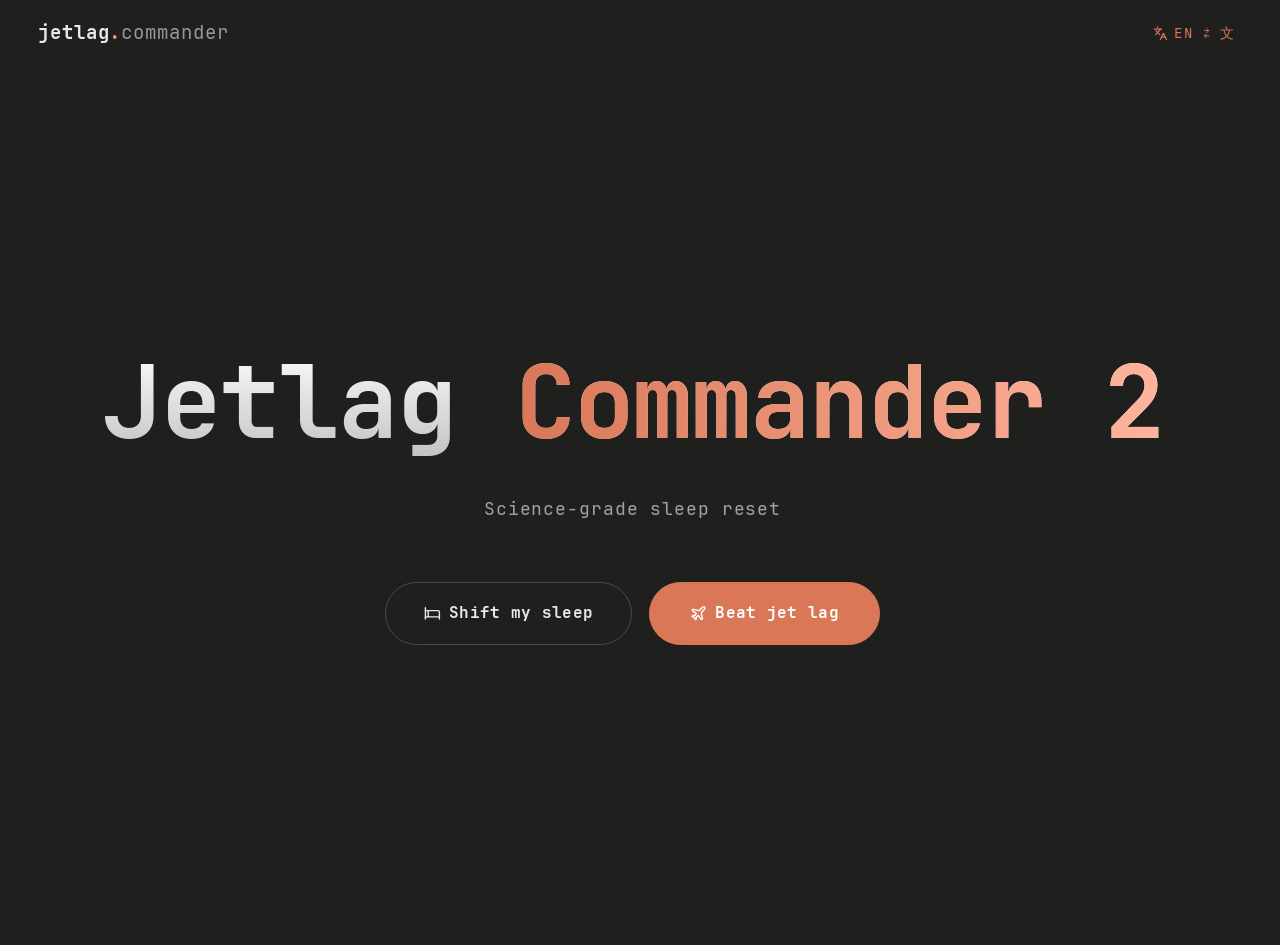
<file: index.html>
<!DOCTYPE html>
<html lang="zh-CN">
<head>
  <meta charset="UTF-8">
  <meta name="viewport" content="width=device-width, initial-scale=1.0, viewport-fit=cover">
  <title>Jetlag Commander 2</title>
  <meta name="description" content="科学调整睡眠 · 1–3 天搞定时差。">
  <meta name="theme-color" content="#1f1f1e">
  <link rel="stylesheet" href="lib/fonts.css">
  <link rel="stylesheet" href="lib/louie.css">
  <script src="lib/tailwindcss.js"></script>
  <script src="lib/tailwind.config.js"></script>
  <script src="lib/luxon.min.js"></script>
  <style>
    body { -webkit-user-select: none; user-select: none; }
    input, select, textarea { -webkit-user-select: text; user-select: text; }

    /* ─── HERO ─── */
    .hero {
      min-height: 100vh;
      display: flex; flex-direction: column;
      align-items: center; justify-content: center;
      padding: 80px 24px 40px;
      text-align: center;
    }
    .hero h1 {
      font-size: clamp(48px, 11vw, 96px);
      font-weight: 800;
      letter-spacing: -0.02em;
      line-height: 1.2;
      margin: 0;
      padding-bottom: 0.14em;
      background: linear-gradient(180deg, #ffffff 0%, #b9b9b8 100%);
      -webkit-background-clip: text; background-clip: text; color: transparent;
    }
    .hero h1 .accent-word {
      display: inline-block;
      padding-bottom: 0.14em;
      margin-bottom: -0.14em;
      background: linear-gradient(90deg, #d97757, #ffb49d);
      -webkit-background-clip: text; background-clip: text; color: transparent;
    }
    .hero .sub {
      color: var(--muted);
      font-size: clamp(14px, 2.5vw, 17px);
      margin-top: 18px; letter-spacing: 0.05em;
    }
    .hero .choose {
      margin-top: 56px;
      display: flex; flex-wrap: wrap; gap: 16px; justify-content: center;
    }
    @media (max-width: 480px) {
      .hero .choose { flex-direction: column; width: 100%; max-width: 320px; }
      .hero .choose .mode-pick { width: 100%; min-width: 0; }
    }

    /* ─── PREPARE (MG-style animation) ─── */
    .prep-wrap {
      min-height: 100vh;
      display: flex; flex-direction: column;
      align-items: center; justify-content: center;
      padding: 96px 24px 60px;
      text-align: center;
    }
    .prep-title {
      font-size: clamp(28px, 5vw, 40px); font-weight: 800;
      margin: 0 0 12px;
    }
    .prep-lede { color: var(--muted); font-size: 14px; margin-bottom: 56px; max-width: 480px; line-height: 1.7; }
    .prep-row {
      display: flex; flex-wrap: wrap; gap: 28px; justify-content: center;
      align-items: stretch;
      max-width: 800px; margin-bottom: 56px;
    }
    /* Position container — also carries the entrance animation. */
    .prep-slot {
      position: relative;
      width: 200px;
      display: flex;       /* makes the inner card stretch to row height */
      opacity: 0; transform: translateY(20px) scale(0.95);
      transition: opacity 0.6s cubic-bezier(0.22,1,0.36,1), transform 0.6s cubic-bezier(0.22,1,0.36,1);
    }
    .prep-slot.show { opacity: 1; transform: translateY(0) scale(1); }

    /* The actual visible card. THIS is the click target — full-card hit area,
     * ripple, hover state. Overflow hidden clips the ripple to its rounded box.
     */
    .prep-item {
      flex: 1;
      padding: 24px;
      background: var(--surface); border: 1px solid var(--border);
      border-radius: 20px;
      overflow: hidden;
      cursor: pointer;
      transition: background-color 0.18s ease, border-color 0.18s ease;
    }
    .prep-item:hover {
      background-color: var(--surface-high); border-color: var(--outline);
    }
    .prep-item .pi-art {
      height: 110px; display: flex; align-items: center; justify-content: center;
      margin-bottom: 14px;
      transition: opacity 0.7s cubic-bezier(0.22,1,0.36,1);
    }
    .prep-item .pi-art svg { width: 88px; height: 88px; overflow: visible; }
    .prep-item h4 { font-size: 18px; font-weight: 700; margin: 0 0 6px; color: var(--text); transition: opacity 0.7s ease; }
    .prep-item p  { font-size: 13px; color: var(--muted); line-height: 1.6; margin: 0; transition: opacity 0.7s ease; }

    /* Gray ripple inside the card. */
    .prep-item .ripple { background-color: rgba(161, 161, 160, 0.22); }

    /* Dimmed (user declared they don't have this) — fade content and freeze animation. */
    .prep-item.dimmed .pi-art,
    .prep-item.dimmed h4,
    .prep-item.dimmed p { opacity: 0.32; }
    .prep-item.dimmed .pi-art .steam,
    .prep-item.dimmed .pi-art .pill-art {
      animation-play-state: paused;
    }

    /* Popup — sibling of .prep-item inside .prep-slot. Floats above the card.
     * Visible whenever the card is hovered, the popup itself is hovered, or
     * the card is dimmed (the question turns into a recover action).
     */
    .prep-toggle {
      position: absolute;
      bottom: calc(100% + 10px);
      left: 50%;
      padding: 10px 18px;
      font-family: inherit; font-size: 13px; font-weight: 500;
      letter-spacing: 0.02em;
      color: var(--muted); background: var(--surface);
      border: 1px solid var(--outline); border-radius: 20px;
      white-space: nowrap;
      opacity: 0;
      transform: translate(-50%, 6px) scale(0.96);
      transition: opacity 0.18s ease,
                  transform 0.24s cubic-bezier(0.22,1,0.36,1),
                  color 0.18s ease, background-color 0.18s ease, border-color 0.18s ease;
      pointer-events: none;
      box-shadow: 0 6px 18px rgba(0,0,0,0.18);
    }
    /* ::after extends the popup's hit area down 14px into the gap, so the
     * cursor stays within the :hover region while moving between card & popup.
     * Explicit pointer-events: auto so it doesn't inherit the parent's `none`.
     */
    .prep-toggle::after {
      content: ""; position: absolute;
      top: 100%; left: 0; right: 0; height: 14px;
      pointer-events: auto;
    }
    .prep-item:hover ~ .prep-toggle,
    .prep-item.dimmed ~ .prep-toggle,
    .prep-toggle:hover {
      opacity: 1;
      transform: translate(-50%, 0) scale(1);
      pointer-events: auto;
    }
    .prep-item.dimmed ~ .prep-toggle {
      color: var(--accent-on); background: var(--accent-dim);
      border-color: transparent;
    }

    /* The subtle helper line under the three cards. */
    .prep-helper {
      color: var(--muted); font-size: 12.5px; opacity: 0.7;
      margin: -32px 0 36px; text-align: center; line-height: 1.7;
      letter-spacing: 0.02em;
    }

    @media (max-width: 600px) {
      .prep-slot { width: 100%; max-width: 320px; }
      .prep-row { gap: 16px; }
    }

    /* MG animations within each item's SVG */
    @keyframes steam {
      0%   { opacity: 0; transform: translateY(8px) scaleX(0.8); }
      40%  { opacity: 0.7; }
      100% { opacity: 0; transform: translateY(-22px) scaleX(1.4); }
    }
    .steam {
      transform-origin: center;
      animation: steam 2.4s ease-in-out infinite;
    }
    .steam.s2 { animation-delay: 0.8s; }
    .steam.s3 { animation-delay: 1.6s; }

    @keyframes pillSpin {
      0%   { transform: rotate(-12deg); }
      50%  { transform: rotate(12deg); }
      100% { transform: rotate(-12deg); }
    }
    .pill-art { animation: pillSpin 3s ease-in-out infinite; transform-origin: center; }

    @keyframes breathe {
      0%, 100% { transform: scale(1); opacity: 0.9; }
      50%      { transform: scale(1.08); opacity: 1; }
    }
    .breathe-ring { animation: breathe 3.5s ease-in-out infinite; transform-origin: center; transform-box: fill-box; }

    /* ─── INPUT (clock dial) ─── */
    .input-wrap { padding: 96px 24px 80px; max-width: 880px; margin: 0 auto; }
    .input-wrap h2 { font-size: clamp(28px, 5vw, 40px); font-weight: 800; margin: 0 0 6px; letter-spacing: -0.01em; }
    .input-wrap .lede { color: var(--muted); font-size: 14px; line-height: 1.7; margin: 0 0 32px; max-width: 560px; }

    .clock-grid {
      display: grid; grid-template-columns: 1fr 1fr;
      gap: 28px; align-items: start;
    }
    @media (max-width: 720px) { .clock-grid { grid-template-columns: 1fr; gap: 36px; } }

    .clock-card {
      background: var(--surface); border: 1px solid var(--border);
      border-radius: 24px; padding: 22px;
      display: flex; flex-direction: column; align-items: center;
    }
    .clock-card .ck-label {
      font-size: 11px; font-weight: 700; color: var(--muted);
      letter-spacing: 0.15em; text-transform: uppercase; margin-bottom: 4px;
    }
    .clock-card .ck-times {
      display: flex; gap: 18px; align-items: baseline;
      margin-bottom: 14px; font-feature-settings: "tnum";
    }
    .clock-card .ck-times .ck-cell { text-align: center; }
    .clock-card .ck-times .ck-cell .lbl { font-size: 10px; color: var(--muted); letter-spacing: 0.15em; text-transform: uppercase; }
    .clock-card .ck-times .ck-cell .val { font-size: 26px; font-weight: 700; color: var(--accent-on); font-variant-numeric: tabular-nums; }
    .clock-card .ck-hint { font-size: 11px; color: var(--muted); margin-top: 12px; text-align: center; line-height: 1.6; }

    .clock-svg {
      width: 260px; height: 260px; touch-action: none;
      display: block;
    }
    .ck-tick { stroke: var(--border); }
    .ck-tick.major { stroke: var(--outline); }
    .ck-numeral {
      fill: var(--muted); font-size: 11px;
      font-family: 'JetBrains Mono', monospace; font-weight: 500;
      letter-spacing: 0.06em; opacity: 0.65;
      font-feature-settings: "tnum";
    }
    .ck-arc { fill: none; stroke: var(--accent); stroke-width: 14; stroke-linecap: round; }
    .ck-handle {
      fill: var(--bg); stroke: var(--accent-on); stroke-width: 3;
      cursor: grab; transition: transform 0.1s ease;
    }
    .ck-handle:active { cursor: grabbing; }
    .ck-center { fill: var(--surface-high); }

    /* Jetlag inputs */
    .jet-grid {
      display: grid; grid-template-columns: 1fr 1fr;
      gap: 16px; margin-bottom: 24px;
    }
    @media (max-width: 540px) { .jet-grid { grid-template-columns: 1fr; } }

    /* .row-actions base styles (display:flex + centering) live in louie.css. */
    .row-actions { margin-top: 28px; }

    /* ─── PLAN view ─── */
    .plan-wrap { padding: 96px 24px 80px; max-width: 880px; margin: 0 auto; }

    /* The three action buttons at the bottom of a plan share a min-width
     * so they read as a balanced trio regardless of label length. */
    .plan-actions { gap: 12px; justify-content: center; flex-wrap: wrap; }
    .plan-actions .plan-action-btn { min-width: 160px; }
    @media (max-width: 540px) {
      .plan-actions .plan-action-btn { min-width: 140px; flex: 1 1 100%; }
    }

    /* ─── Info modal (mindset, etc.) ─── */
    .info-modal {
      position: fixed; inset: 0; z-index: 1000;
      display: none;
      align-items: center; justify-content: center;
      background: rgba(0, 0, 0, 0.55);
      backdrop-filter: blur(4px); -webkit-backdrop-filter: blur(4px);
      opacity: 0;
      transition: opacity 0.22s ease;
    }
    .info-modal.open { display: flex; opacity: 1; }
    .info-modal-card {
      background: var(--surface); border: 1px solid var(--border);
      border-radius: 20px;
      padding: 32px 32px 28px;
      max-width: 360px; width: calc(100% - 48px);
      text-align: center;
      box-shadow: 0 12px 40px rgba(0, 0, 0, 0.45);
      transform: translateY(8px) scale(0.97);
      transition: transform 0.26s cubic-bezier(0.22,1,0.36,1);
    }
    .info-modal.open .info-modal-card { transform: translateY(0) scale(1); }
    .info-modal-text {
      color: var(--text); font-size: 15px; line-height: 1.7;
      margin: 0 0 24px;
    }

    /* ─── Mobile tap stability ───
     * Some mobile browsers apply a transient "press" transform to buttons
     * (and double-tap zoom delay), which read as the button briefly
     * shrinking. Pin transform on :active and disable the zoom gesture.
     */
    .btn-primary, .btn-ghost, .btn-hero,
    #brand-btn, #lang-toggle,
    .mode-seg-btn, .prep-item, .prep-toggle,
    .ripple-surface {
      touch-action: manipulation;
      -webkit-tap-highlight-color: transparent;
    }
    .btn-primary:active, .btn-ghost:active, .btn-hero:active,
    #brand-btn:active, #lang-toggle:active,
    .mode-seg-btn:active, .prep-item:active {
      transform: none;
    }
    /* On phones, give the two hero CTAs the full column width so they
     * don't sit awkwardly small inside the 320px stack. */
    @media (max-width: 480px) {
      .hero .choose .btn-hero { width: 100%; min-width: 0; }
    }
    /* Slightly larger prep icons on phones so the breathing-face / coffee /
     * pill artwork doesn't feel lost inside the card. */
    @media (max-width: 600px) {
      .prep-item .pi-art { height: 124px; }
      .prep-item .pi-art svg { width: 104px; height: 104px; }
    }

    /* ─── Share-link toast ─── */
    #share-toast {
      position: fixed; bottom: 32px; left: 50%;
      transform: translateX(-50%);
      background: var(--surface-high); color: var(--text);
      padding: 12px 22px; border-radius: 9999px;
      border: 1px solid var(--outline);
      font-size: 13px; letter-spacing: 0.02em;
      z-index: 10000; pointer-events: none;
      opacity: 0; transition: opacity 0.22s ease;
      box-shadow: 0 8px 24px rgba(0, 0, 0, 0.32);
    }
    #share-toast.on { opacity: 1; }
  </style>
</head>
<body class="antialiased min-h-screen">

  <nav id="navbar">
    <div>
      <a id="brand-btn" class="ripple-surface" data-home-link href="index.html" style="text-decoration:none;">
        <span class="b-static">jetlag</span><span class="b-dot">.</span><span class="b-page">commander</span>
      </a>
    </div>
    <div class="nav-right">
      <button id="lang-toggle" class="ripple-surface" onclick="toggleLang()">
        <svg width="14" height="14" viewBox="0 0 24 24" fill="none" stroke="currentColor" stroke-width="2" stroke-linecap="round" stroke-linejoin="round"><path d="m5 8 6 6"/><path d="m4 14 6-6 2-3"/><path d="M2 5h12"/><path d="M7 2h1"/><path d="m22 22-5-10-5 10"/><path d="M14 18h6"/></svg>
        <span id="lang-label">EN ⇄ 文</span>
      </button>
    </div>
  </nav>

  <!-- ─── HOME ─── -->
  <main id="view-home" class="view active">
    <section class="hero">
      <h1>Jetlag <span class="accent-word">Commander 2</span></h1>
      <p class="sub" data-i18n="hero-sub">科学调整睡眠</p>
      <div class="choose">
        <button class="btn-ghost btn-hero ripple-surface" onclick="startFlow('sleep')">
          <svg width="16" height="16" viewBox="0 0 24 24" fill="none" stroke="currentColor" stroke-width="2" stroke-linecap="round" stroke-linejoin="round"><path d="M2 4v16"/><path d="M2 8h18a2 2 0 0 1 2 2v10"/><path d="M2 17h20"/><path d="M6 8v9"/></svg>
          <span data-i18n="home-sleep">我要调整睡眠</span>
        </button>
        <button class="btn-primary btn-hero ripple-surface ripple-primary" onclick="startFlow('jet')">
          <svg width="16" height="16" viewBox="0 0 24 24" fill="none" stroke="currentColor" stroke-width="2" stroke-linecap="round" stroke-linejoin="round"><path d="M17.8 19.2 16 11l3.5-3.5C21 6 21.5 4 21 3c-1-.5-3 0-4.5 1.5L13 8 4.8 6.2c-.5-.1-.9.1-1.1.5l-.3.5c-.2.5-.1 1 .3 1.3L9 12l-2 3H4l-1 1 3 2 2 3 1-1v-3l3-2 3.5 5.3c.3.4.8.5 1.3.3l.5-.2c.4-.3.6-.7.5-1.2z"/></svg>
          <span data-i18n="home-jet">我要倒时差</span>
        </button>
      </div>
    </section>
  </main>

  <!-- ─── PREPARE (MG animation) ─── -->
  <section id="view-prep" class="view">
    <div class="prep-wrap">
      <h2 class="prep-title" data-i18n="prep-title">开始之前，请准备好</h2>
      <p class="prep-lede" data-i18n="prep-lede">这三样东西，能帮助你完成一次干净的节律重置。</p>

      <div class="prep-row">
        <div class="prep-slot" id="prep-1">
          <div class="prep-item ripple-surface" data-item="coffee" onclick="togglePrepItem('coffee')">
            <div class="pi-art">
              <svg viewBox="0 0 100 100" aria-hidden="true">
                <!-- steam -->
                <ellipse class="steam"    cx="42" cy="20" rx="3" ry="6" fill="#ffb49d" opacity="0.0"/>
                <ellipse class="steam s2" cx="52" cy="18" rx="3" ry="6" fill="#ffb49d" opacity="0.0"/>
                <ellipse class="steam s3" cx="62" cy="20" rx="3" ry="6" fill="#ffb49d" opacity="0.0"/>
                <!-- cup body -->
                <path d="M22 38 H72 L68 82 Q66 90 58 90 H36 Q28 90 26 82 Z" fill="#2a2a29" stroke="#ffb49d" stroke-width="2.5"/>
                <!-- coffee surface -->
                <ellipse cx="47" cy="40" rx="24" ry="5.5" fill="#d97757"/>
                <!-- handle -->
                <path d="M72 50 Q86 50 86 62 Q86 74 72 74" fill="none" stroke="#ffb49d" stroke-width="2.5" stroke-linecap="round"/>
                <!-- saucer -->
                <ellipse cx="47" cy="92" rx="34" ry="4" fill="#333332"/>
              </svg>
            </div>
            <h4 data-i18n="prep-coffee-h">一杯咖啡</h4>
            <p data-i18n="prep-coffee-p">让我们更清醒。</p>
          </div>
          <div class="prep-toggle" data-i18n="prep-q-coffee">没有咖啡？</div>
        </div>

        <div class="prep-slot" id="prep-2">
          <div class="prep-item ripple-surface" data-item="melatonin" onclick="togglePrepItem('melatonin')">
            <div class="pi-art">
              <svg viewBox="0 0 100 100" aria-hidden="true">
                <g class="pill-art">
                  <!-- pill body -->
                  <rect x="14" y="38" width="72" height="24" rx="12" fill="#2a2a29" stroke="#ffb49d" stroke-width="2.5"/>
                  <rect x="14" y="38" width="36" height="24" rx="12" fill="#d97757" stroke="#ffb49d" stroke-width="2.5"/>
                  <!-- highlight -->
                  <rect x="20" y="42" width="22" height="4" rx="2" fill="#ffd0bb" opacity="0.6"/>
                </g>
                <!-- sparkle dots -->
                <circle cx="20" cy="22" r="1.5" fill="#ffb49d" opacity="0.7"/>
                <circle cx="82" cy="80" r="1.5" fill="#ffb49d" opacity="0.7"/>
                <circle cx="84" cy="20" r="1" fill="#ffb49d" opacity="0.5"/>
                <circle cx="18" cy="78" r="1" fill="#ffb49d" opacity="0.5"/>
              </svg>
            </div>
            <h4 data-i18n="prep-pill-h">一颗褪黑素</h4>
            <p data-i18n="prep-pill-p">约0.5mg，给你一个好睡眠。</p>
          </div>
          <div class="prep-toggle" data-i18n="prep-q-melatonin">没有褪黑素？</div>
        </div>

        <div class="prep-slot" id="prep-3">
          <div class="prep-item ripple-surface" data-item="mind" onclick="togglePrepItem('mind')">
            <div class="pi-art">
              <svg viewBox="0 0 100 100" aria-hidden="true">
                <g class="mind-figure">
                  <path class="mind-halo"
                        d="M 16 62 Q 16 22 50 22 Q 84 22 84 62"
                        fill="none" stroke="#ffb49d" stroke-width="4" stroke-linecap="round"/>
                  <circle cx="50" cy="50" r="9"
                          fill="none" stroke="#d97757" stroke-width="3.5"/>
                  <path d="M 32 84 Q 34 66 50 66 Q 66 66 68 84"
                        fill="none" stroke="#d97757" stroke-width="3.5" stroke-linecap="round"/>
                </g>
              </svg>
            </div>
            <h4 data-i18n="prep-mind-h">一份好心态</h4>
            <p data-i18n="prep-mind-p">相信自己，保持良好的精神状态。</p>
          </div>
          <div class="prep-toggle" data-i18n="prep-q-mind">没有好心态？</div>
        </div>
      </div>

      <p class="prep-helper" data-i18n="prep-helper">没有这些？没关系，点击它们让我知道。</p>

      <div style="display:flex; gap:12px; flex-wrap:wrap; justify-content:center;">
        <button class="btn-ghost ripple-surface" onclick="showView('home')">
          <svg width="14" height="14" viewBox="0 0 24 24" fill="none" stroke="currentColor" stroke-width="2" stroke-linecap="round" stroke-linejoin="round"><polyline points="15 18 9 12 15 6"/></svg>
          <span data-i18n="back">返回</span>
        </button>
        <button id="prep-next" class="btn-primary ripple-surface ripple-primary" onclick="afterPrep()">
          <span data-i18n="prep-ready">准备好了，开始</span>
          <svg width="14" height="14" viewBox="0 0 24 24" fill="none" stroke="currentColor" stroke-width="2.5" stroke-linecap="round" stroke-linejoin="round"><line x1="5" y1="12" x2="19" y2="12"/><polyline points="12 5 19 12 12 19"/></svg>
        </button>
      </div>
    </div>
  </section>

  <!-- ─── INPUT: SLEEP ─── -->
  <section id="view-input-sleep" class="view">
    <div class="input-wrap">
      <button class="btn-ghost ripple-surface" onclick="showView('home')" style="margin-bottom: 16px;">
        <svg width="14" height="14" viewBox="0 0 24 24" fill="none" stroke="currentColor" stroke-width="2" stroke-linecap="round" stroke-linejoin="round"><polyline points="15 18 9 12 15 6"/></svg>
        <span data-i18n="back">返回</span>
      </button>
      <h2 data-i18n="sleep-h">调整你的睡眠</h2>
      <p class="lede" data-i18n="sleep-lede">拖动表盘上两个把手 —— 一边是你"现在"的入睡 / 起床时间，一边是你"想要"的目标。算法会自动决定 1–3 天怎么走。</p>

      <div style="display:flex; justify-content:center;">
        <div class="mode-seg" id="sleep-mode-seg">
          <button type="button" class="mode-seg-btn active ripple-surface" data-mode="regular" data-i18n="sleep-mode-regular" onclick="setSleepMode('regular')">规律</button>
          <button type="button" class="mode-seg-btn ripple-surface" data-mode="custom" data-i18n="sleep-mode-custom" onclick="setSleepMode('custom')">自定义</button>
        </div>
      </div>

      <div class="clock-grid">
        <div class="clock-card">
          <div class="ck-label" data-i18n="ck-now">CURRENT · 现在</div>
          <div class="ck-times">
            <div class="ck-cell"><div class="lbl" data-i18n="ck-sleep">SLEEP</div><div class="val" id="now-sleep-val">03:00</div></div>
            <div class="ck-cell"><div class="lbl" data-i18n="ck-wake">WAKE</div><div class="val" id="now-wake-val">11:00</div></div>
          </div>
          <svg class="clock-svg" id="clock-now" viewBox="-150 -150 300 300"></svg>
          <div class="ck-hint" data-i18n="ck-hint">⬤ 拖动表盘两端调整 · 15 分钟为一档</div>
        </div>
        <div class="clock-card disabled" id="sleep-tgt-card">
          <div class="ck-label" data-i18n="ck-tgt">TARGET · 目标</div>
          <div class="ck-times">
            <div class="ck-cell"><div class="lbl" data-i18n="ck-sleep">SLEEP</div><div class="val" id="tgt-sleep-val">23:00</div></div>
            <div class="ck-cell"><div class="lbl" data-i18n="ck-wake">WAKE</div><div class="val" id="tgt-wake-val">07:00</div></div>
          </div>
          <svg class="clock-svg" id="clock-tgt" viewBox="-150 -150 300 300"></svg>
          <div class="ck-hint" id="sleep-tgt-hint" data-i18n="sleep-tgt-hint-regular">默认 23:00 入睡，07:00 起床</div>
        </div>
      </div>

      <div class="row-actions">
        <button class="btn-primary ripple-surface ripple-primary" onclick="generateSleep()">
          <span data-i18n="generate">生成行动计划</span>
          <svg width="14" height="14" viewBox="0 0 24 24" fill="none" stroke="currentColor" stroke-width="2.5" stroke-linecap="round" stroke-linejoin="round"><line x1="5" y1="12" x2="19" y2="12"/><polyline points="12 5 19 12 12 19"/></svg>
        </button>
      </div>
    </div>
  </section>

  <!-- ─── INPUT: JETLAG ─── -->
  <section id="view-input-jet" class="view">
    <div class="input-wrap">
      <button class="btn-ghost ripple-surface" onclick="showView('home')" style="margin-bottom: 16px;">
        <svg width="14" height="14" viewBox="0 0 24 24" fill="none" stroke="currentColor" stroke-width="2" stroke-linecap="round" stroke-linejoin="round"><polyline points="15 18 9 12 15 6"/></svg>
        <span data-i18n="back">返回</span>
      </button>
      <h2 data-i18n="jet-h">倒时差</h2>
      <p class="lede" data-i18n="jet-lede">左侧为你在家的睡眠节律，右侧为到达后想要的节律。</p>

      <div class="jet-grid">
        <div>
          <label class="field-label" data-i18n="jet-from">出发地</label>
          <select id="jet-from" class="field-select"></select>
        </div>
        <div>
          <label class="field-label" data-i18n="jet-to">目的地</label>
          <select id="jet-to" class="field-select"></select>
        </div>
        <div style="grid-column: 1 / -1;">
          <label class="field-label" data-i18n="jet-arrive">到达时间（目的地当地）</label>
          <input id="jet-arrive" type="datetime-local" class="field-input">
        </div>
      </div>

      <div style="display:flex; justify-content:center;">
        <div class="mode-seg" id="jet-mode-seg">
          <button type="button" class="mode-seg-btn active ripple-surface" data-mode="regular" data-i18n="jet-mode-regular" onclick="setJetMode('regular')">规律</button>
          <button type="button" class="mode-seg-btn ripple-surface" data-mode="keep" data-i18n="jet-mode-keep" onclick="setJetMode('keep')">保持</button>
          <button type="button" class="mode-seg-btn ripple-surface" data-mode="custom" data-i18n="jet-mode-custom" onclick="setJetMode('custom')">自定义</button>
        </div>
      </div>

      <div class="clock-grid">
        <div class="clock-card" id="jet-home-card">
          <div class="ck-label" data-i18n="ck-home">在家睡眠习惯</div>
          <div class="ck-times">
            <div class="ck-cell"><div class="lbl" data-i18n="ck-sleep">入睡</div><div class="val" id="jet-home-sleep-val">23:00</div></div>
            <div class="ck-cell"><div class="lbl" data-i18n="ck-wake">起床</div><div class="val" id="jet-home-wake-val">07:00</div></div>
          </div>
          <svg class="clock-svg" id="clock-jet-home" viewBox="-150 -150 300 300"></svg>
          <div class="ck-hint" data-i18n="ck-hint">⬤ 拖动表盘两端调整，15 分钟为一档</div>
        </div>
        <div class="clock-card disabled" id="jet-tgt-card">
          <div class="ck-label" data-i18n="ck-tgt-jet">目的地节律</div>
          <div class="ck-times">
            <div class="ck-cell"><div class="lbl" data-i18n="ck-sleep">入睡</div><div class="val" id="jet-tgt-sleep-val">23:00</div></div>
            <div class="ck-cell"><div class="lbl" data-i18n="ck-wake">起床</div><div class="val" id="jet-tgt-wake-val">07:00</div></div>
          </div>
          <svg class="clock-svg" id="clock-jet-tgt" viewBox="-150 -150 300 300"></svg>
          <div class="ck-hint" id="jet-tgt-hint" data-i18n="jet-tgt-hint-regular">默认 23:00 入睡，07:00 起床</div>
        </div>
      </div>

      <div class="row-actions">
        <button class="btn-primary ripple-surface ripple-primary" onclick="generateJetlag()">
          <span data-i18n="generate">生成行动计划</span>
          <svg width="14" height="14" viewBox="0 0 24 24" fill="none" stroke="currentColor" stroke-width="2.5" stroke-linecap="round" stroke-linejoin="round"><line x1="5" y1="12" x2="19" y2="12"/><polyline points="12 5 19 12 12 19"/></svg>
        </button>
      </div>
    </div>
  </section>

  <!-- The plan/result view lives at /plan/ — see plan/index.html. -->

  <!-- ─── Mind modal (shown when user clicks "没有好心态？") ─── -->
  <div class="info-modal" id="mind-modal" role="dialog" aria-modal="true" aria-labelledby="mind-modal-text">
    <div class="info-modal-card">
      <p class="info-modal-text" id="mind-modal-text" data-i18n="mind-modal-text">好心态是调整睡眠必不可少的。</p>
      <button type="button" class="btn-primary ripple-surface ripple-primary" data-i18n="modal-ok" onclick="closeMindModal()">好的</button>
    </div>
  </div>

  <!-- Load order: core (data + algorithm) → app (shared DOM + plan render)
       → input (questionnaire-specific: clocks + generate*). -->
  <script src="lib/jetlag-core.js"></script>
  <script src="lib/jetlag-app.js"></script>
  <script src="lib/jetlag-input.js"></script>
</body>
</html>
</file>
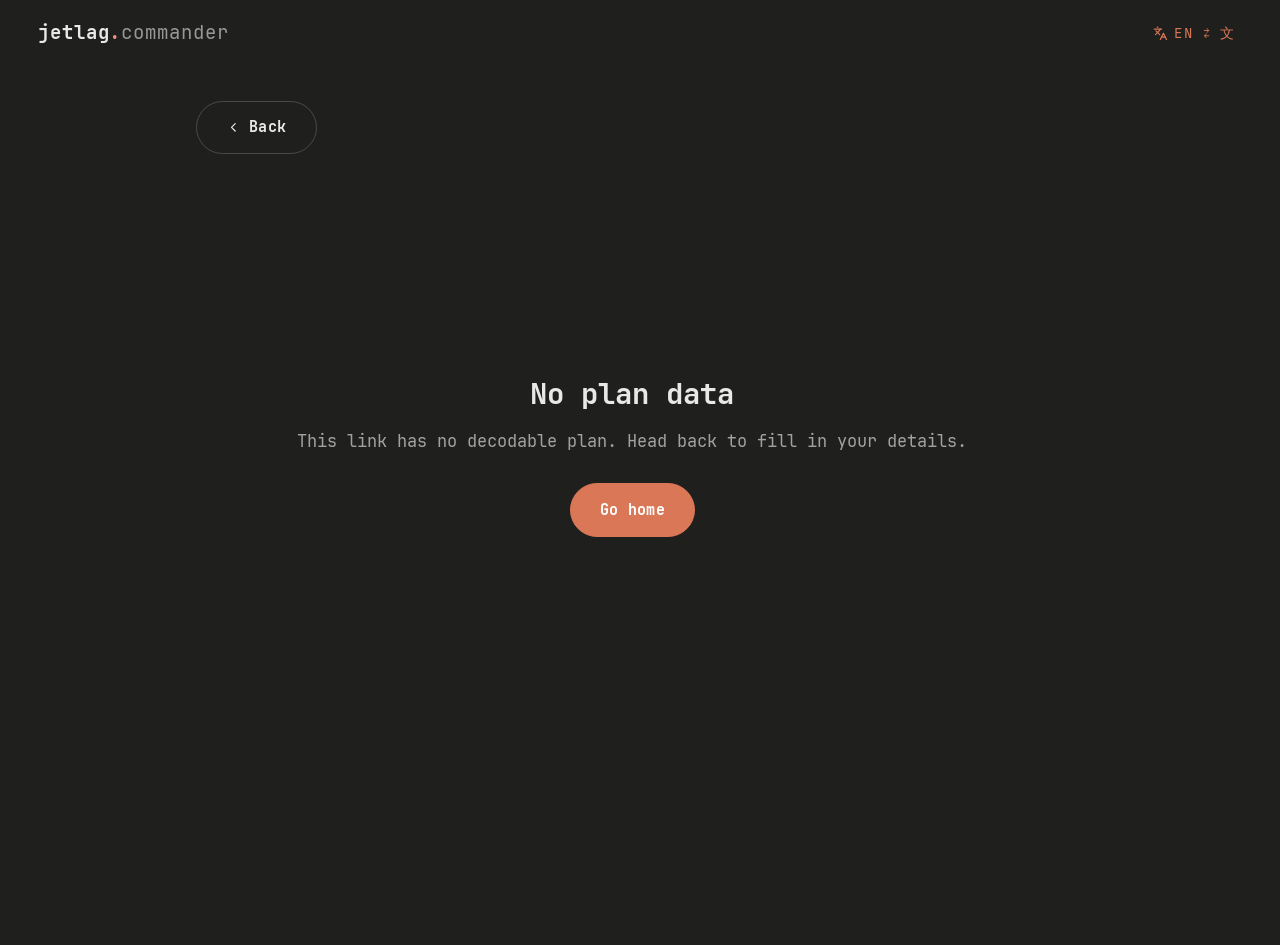
<file: plan/index.html>
<!DOCTYPE html>
<html lang="zh-CN">
<head>
  <meta charset="UTF-8">
  <meta name="viewport" content="width=device-width, initial-scale=1.0, viewport-fit=cover">
  <title>Jetlag Commander 2 — Plan</title>
  <meta name="description" content="科学调整睡眠 · 1–3 天搞定时差。">
  <meta name="theme-color" content="#1f1f1e">
  <link rel="stylesheet" href="../lib/fonts.css">
  <link rel="stylesheet" href="../lib/louie.css">
  <script src="../lib/tailwindcss.js"></script>
  <script src="../lib/tailwind.config.js"></script>
  <script src="../lib/luxon.min.js"></script>
  <style>
    body { -webkit-user-select: none; user-select: none; }
    input, select, textarea { -webkit-user-select: text; user-select: text; }

    .plan-wrap { padding: 96px 24px 80px; max-width: 880px; margin: 0 auto; }
    /* .row-actions/.plan-actions flex+centering live in louie.css. */
    .plan-actions .plan-action-btn { min-width: 160px; }
    @media (max-width: 540px) {
      .plan-actions .plan-action-btn { min-width: 140px; flex: 1 1 100%; }
    }

    /* Same mobile-tap and toast rules as the questionnaire — kept in sync. */
    .btn-primary, .btn-ghost, .btn-hero,
    #brand-btn, #lang-toggle, .ripple-surface {
      touch-action: manipulation;
      -webkit-tap-highlight-color: transparent;
    }
    .btn-primary:active, .btn-ghost:active, .btn-hero:active,
    #brand-btn:active, #lang-toggle:active { transform: none; }
    #share-toast {
      position: fixed; bottom: 32px; left: 50%;
      transform: translateX(-50%);
      background: var(--surface-high); color: var(--text);
      padding: 12px 22px; border-radius: 9999px;
      border: 1px solid var(--outline);
      font-size: 13px; letter-spacing: 0.02em;
      z-index: 10000; pointer-events: none;
      opacity: 0; transition: opacity 0.22s ease;
      box-shadow: 0 8px 24px rgba(0, 0, 0, 0.32);
    }
    #share-toast.on { opacity: 1; }

    .empty-state {
      min-height: 60vh;
      display: flex; flex-direction: column;
      align-items: center; justify-content: center;
      text-align: center; padding: 80px 24px;
    }
    .empty-state h2 {
      font-size: clamp(22px, 4vw, 28px); font-weight: 700; margin: 0 0 12px;
    }
    .empty-state p { color: var(--muted); margin: 0 0 28px; }
  </style>
</head>
<body class="antialiased min-h-screen">

  <nav id="navbar">
    <div>
      <a id="brand-btn" class="ripple-surface" data-home-link href="../index.html" style="text-decoration:none;">
        <span class="b-static">jetlag</span><span class="b-dot">.</span><span class="b-page">commander</span>
      </a>
    </div>
    <div class="nav-right">
      <button id="lang-toggle" class="ripple-surface" onclick="toggleLang()">
        <svg width="14" height="14" viewBox="0 0 24 24" fill="none" stroke="currentColor" stroke-width="2" stroke-linecap="round" stroke-linejoin="round"><path d="m5 8 6 6"/><path d="m4 14 6-6 2-3"/><path d="M2 5h12"/><path d="M7 2h1"/><path d="m22 22-5-10-5 10"/><path d="M14 18h6"/></svg>
        <span id="lang-label">EN ⇄ 文</span>
      </button>
    </div>
  </nav>

  <main id="view-plan" class="view active">
    <div class="plan-wrap">
      <a class="btn-ghost ripple-surface" data-home-link href="../index.html" style="margin-bottom: 16px; text-decoration:none;">
        <svg width="14" height="14" viewBox="0 0 24 24" fill="none" stroke="currentColor" stroke-width="2" stroke-linecap="round" stroke-linejoin="round"><polyline points="15 18 9 12 15 6"/></svg>
        <span data-i18n="back">返回</span>
      </a>
      <div id="plan-content"></div>
    </div>
  </main>

  <!-- Display page = core + app only (no clocks / no questionnaire JS). -->
  <script src="../lib/jetlag-core.js"></script>
  <script src="../lib/jetlag-app.js"></script>
  <script>
    /* Boot the display page:
     *   1. Decode the share hash.
     *   2. Apply language + prep flags.
     *   3. Recompute the plan from the encoded inputs.
     *   4. Render into #plan-content.
     * No hash → bounce back to the questionnaire. */
    (function bootDisplay(){
      applyLang(LANG);
      bindRipples();
      // jetlag-app.js already rewrote [data-home-link] anchors; reuse the
      // resolved value for the empty-state CTA and the fallback redirect.
      const home = homeUrl();
      const state = decodeStateFromHash();
      if (!state) {
        const mount = document.getElementById('plan-content');
        mount.outerHTML = `
          <div class="empty-state">
            <h2>${LANG==='zh'?'没有计划数据':'No plan data'}</h2>
            <p>${LANG==='zh'?'这个链接里没有可解析的计划。回到首页填写信息生成一份。':'This link has no decodable plan. Head back to fill in your details.'}</p>
            <a class="btn-primary ripple-surface ripple-primary" href="${home}" style="text-decoration:none;">
              ${LANG==='zh'?'回到首页':'Go home'}
            </a>
          </div>`;
        bindRipples();
        return;
      }
      applyShareState(state);   // sets LANG / _prepHave / _flow / _jetMode
      let lp;
      if (state.m === 'jet') {
        const fromZone = (CITIES[state.jf] || CITIES[0]).zone;
        const toZone   = (CITIES[state.jt] || CITIES[0]).zone;
        lp = computeJetPlan(fromZone, toZone, state.ja,
                            { sleepMin: state.jts, wakeMin: state.jtw });
      } else {
        lp = computeSleepPlan({ sleepMin: state.ns, wakeMin: state.nw },
                              { sleepMin: state.ts, wakeMin: state.tw });
      }
      if (!lp) {
        // Couldn't reconstruct — kick the user back to edit their inputs.
        window.location.replace(home + window.location.hash);
        return;
      }
      _lastPlan = lp;
      document.getElementById('plan-content').innerHTML = renderPlanHtml(lp);
      bindRipples();
    })();
    // Live edits to the hash (user pastes a new one in the URL bar) re-boot.
    window.addEventListener('hashchange', () => location.reload());
  </script>
</body>
</html>
</file>
<file: lib/fonts.css>
/* 常规体 (Regular 400) */
@font-face {
  font-family: 'JetBrains Mono';
  src: url('JetBrainsMono.woff2') format('woff2');
  font-weight: 400;
  font-style: normal;
}

/* 粗体 (Bold 700) */
@font-face {
  font-family: 'JetBrains Mono';
  src: url('JetBrainsMono-Bold.woff2') format('woff2');
  font-weight: 700;
  font-style: normal;
}
</file>
<file: lib/louie.css>
/* ============================================================
 * lib/louie.css
 * Jetlag Commander — design tokens & components.
 * Minimal dark theme — no wallpaper, no spotlight.
 * ============================================================ */

:root {
  --bg: #1f1f1e;
  --surface: #2a2a29;
  --surface-high: #333332;
  --border: #3a3a39;
  --outline: #4a4a49;
  --text: #e8e8e8;
  --muted: #a1a1a0;
  --accent: #d97757;
  --accent-dim: rgba(217, 119, 87, 0.15);
  --accent-on: #ffb49d;
  --good:  #7fc77f;
  --warn:  #e8c46a;
  --bad:   #e87a6a;
  --sleep: #6a9ae8;
}

html {
  background-color: var(--bg);
  /* Reserve space for the scrollbar so its appearance never shifts layout,
   * but don't force-show it when content fits. */
  scrollbar-gutter: stable;
  /* Slightly larger overall reading size — easy to nudge if needed. */
  zoom: 1.05;
}
body {
  font-family: 'JetBrains Mono', 'HarmonyOS Sans', 'PingFang SC', 'Microsoft YaHei', sans-serif !important;
  background-color: var(--bg);
  color: var(--text);
  -webkit-tap-highlight-color: transparent;
  margin: 0;
}

/* ─── Ripple ─── */
.ripple-surface { position: relative; overflow: hidden; }
.ripple {
  position: absolute; border-radius: 50%; transform: scale(0);
  animation: ripple 600ms linear; pointer-events: none;
  background-color: rgba(255, 255, 255, 0.15);
}
.ripple-primary .ripple { background-color: rgba(255, 255, 255, 0.3); }
.ripple-surface-variant .ripple { background-color: rgba(255, 255, 255, 0.08); }
@keyframes ripple { to { transform: scale(4); opacity: 0; } }

/* ─── Navbar (minimal) ─── */
:root { --frost-progress: 0; }
#navbar {
  position: fixed; top: 0; left: 0; right: 0; z-index: 9999;
  display: flex; align-items: center; justify-content: space-between;
  height: 64px; padding: 0 24px;
  background: transparent;
}
#navbar::before {
  content: ""; position: absolute; inset: 0; z-index: -1; pointer-events: none;
  background-color: rgba(20, 20, 19, calc(0.55 * var(--frost-progress)));
  backdrop-filter: blur(calc(14px * var(--frost-progress)));
  -webkit-backdrop-filter: blur(calc(14px * var(--frost-progress)));
  border-bottom: 1px solid rgba(58, 58, 57, calc(var(--frost-progress)));
}
#brand-btn {
  position: relative; overflow: hidden;
  display: inline-flex; align-items: center;
  padding: 8px 12px; border-radius: 9999px;
  border: none; background: transparent;
  font-family: inherit; font-size: 18px; font-weight: 700;
  cursor: pointer; letter-spacing: 0.05em; color: var(--text);
  transition: background 0.2s ease;
}
#brand-btn:hover { background: rgba(255,255,255,0.10); backdrop-filter: blur(14px); -webkit-backdrop-filter: blur(14px); }
#brand-btn .b-static { color: var(--text); }
#brand-btn .b-page  { color: rgba(232,232,232,0.6); font-weight: 500; }
.b-dot {
  background: linear-gradient(90deg, #d97757, #ffb49d);
  -webkit-background-clip: text; background-clip: text; color: transparent;
}
.nav-right { display: flex; align-items: center; gap: 8px; }
#lang-toggle {
  background: transparent; border: none;
  color: var(--accent); font-family: inherit; font-size: 13.5px; font-weight: 500;
  padding: 9px 18px; border-radius: 9999px; cursor: pointer; letter-spacing: 0.1em;
  position: relative; overflow: hidden;
  display: inline-flex; align-items: center; gap: 6px;
  height: 40px; box-sizing: border-box;
  transition: background 0.2s ease, color 0.2s ease;
}
#lang-toggle:hover { background: rgba(255,255,255,0.10); backdrop-filter: blur(14px); -webkit-backdrop-filter: blur(14px); color: var(--text); }
@media (max-width: 540px) {
  #lang-toggle { width: 40px; padding: 0; gap: 0; justify-content: center; letter-spacing: 0; }
  #lang-toggle #lang-label { display: none; }
}

/* ─── View transitions ─── */
.view { display: none; }
.view.active { display: block; animation: viewIn 0.45s cubic-bezier(0.22,1,0.36,1); }
@keyframes viewIn {
  from { opacity: 0; transform: translateY(12px); }
  to   { opacity: 1; transform: translateY(0); }
}

/* ─── Unified button system ───
 * Same box for both variants; only fill / border / weight differ.
 * Color-only hover transitions — no transform, no box-shadow.
 * Sizing matches our hero-level CTA scale from the earlier design pass.
 */
.btn-primary,
.btn-ghost {
  display: inline-flex; align-items: center; justify-content: center; gap: 8px;
  padding: 14px 28px; border-radius: 9999px;
  font-family: inherit; font-size: 14px; letter-spacing: 0.02em;
  cursor: pointer; position: relative; overflow: hidden;
  border: 1px solid transparent;
  transition: color 0.18s ease, background-color 0.18s ease, border-color 0.18s ease;
}
.btn-ghost {
  background: transparent; color: var(--text); font-weight: 600;
  border-color: var(--outline);
}
.btn-ghost:hover {
  color: var(--text); background-color: var(--surface-high);
}
.btn-primary {
  background-color: var(--accent); color: #fff; font-weight: 700;
  border-color: var(--accent);
}
.btn-primary:hover {
  background-color: var(--accent-on); border-color: var(--accent-on);
}

/* Hero-sized modifier — same family, just a larger box. */
.btn-hero {
  padding: 18px 36px; font-size: 15px; min-width: 220px;
}

/* ─── Form chrome ─── */
.field-label {
  display: block; font-size: 11px; font-weight: 700;
  color: var(--muted); letter-spacing: 0.15em; text-transform: uppercase;
  margin-bottom: 10px;
}
.field-input, .field-select {
  width: 100%; box-sizing: border-box;
  background: var(--surface); color: var(--text);
  border: 1px solid var(--border); border-radius: 12px;
  padding: 12px 14px; font-family: inherit; font-size: 15px;
  transition: border-color 0.2s ease, background 0.2s ease;
}
.field-input:focus, .field-select:focus {
  outline: none; border-color: var(--accent); background: var(--surface-high);
}
input[type="datetime-local"], input[type="time"], input[type="date"] { color-scheme: dark; }

/* ─── Plan ─── */
.summary {
  display: flex; flex-wrap: wrap; gap: 0;
  padding: 16px 20px; border-radius: 16px;
  background: var(--surface); border: 1px solid var(--border);
  margin-bottom: 20px;
}
.summary .s-cell {
  /* Each summary cell takes an equal slice of the row (instead of shrinking
   * to its content width, which left the row mostly empty). */
  flex: 1 1 0;
  display: flex; flex-direction: column; gap: 2px;
  padding: 0 18px; border-left: 1px solid var(--border);
}
.summary .s-cell:first-child { padding-left: 0; border-left: none; }
.summary .s-label { font-size: 11px; color: var(--muted); letter-spacing: 0.1em; text-transform: uppercase; }
.summary .s-value { font-size: 16px; font-weight: 700; color: var(--text); }
@media (max-width: 540px) {
  .summary { gap: 12px; }
  .summary .s-cell { padding: 0; border-left: none; min-width: 45%; }
}

.day-card {
  background: var(--surface); border: 1px solid var(--border);
  border-radius: 20px; padding: 24px; margin-bottom: 20px;
}
/* Day header lays out on the SAME grid as a timeline row, so the day
 * pill sits over the HH:MM column and the remain badge sits over the
 * icon column. The third cell carries the "wake 09:00 → bed 23:00" text. */
.day-card h3 {
  font-size: 18px; font-weight: 700; color: var(--text);
  display: grid;
  grid-template-columns: var(--tl-time-col) var(--tl-icon-col) 1fr;
  align-items: center;
  gap: var(--tl-gap);
  margin: 0 0 4px;
}
.day-card h3 .day-pill   { justify-self: center; }
.day-card h3 .day-remain { justify-self: center; }
.day-card h3 .day-rhythm { justify-self: start; }
/* The wide arrow+number badge overflows the icon column symmetrically,
 * so its right edge eats into the wake/bed text. Only push the text when
 * the wide form is present — the slim ✓ badge has plenty of room already. */
.day-card h3:has(.day-remain:not(.on)) .day-rhythm { margin-left: 14px; }
/* Extra whitespace between the card header and the first timeline row
 * so each "Day N" section reads as its own block. */
.day-card h3 + .timeline { margin-top: 22px; }
.day-card .day-sub { font-size: 13px; color: var(--muted); margin-bottom: 18px; line-height: 1.6; }
/* When the card has no h3 (pre-flight card after the pill removal), the
 * day-sub line itself is the first thing — keep the same top breathing. */
.day-card > .day-sub:first-child { margin-top: 4px; }
.day-rhythm {
  color: var(--muted); font-size: 13px; font-weight: 500;
  font-feature-settings: "tnum";
}
/* Compact "how far still to shift" pill badge.
 * It centers in the icon grid column above and overflows symmetrically
 * into the gap — the column itself stays 28px so the badge's CENTER
 * lines up with the timeline-icon centers below. */
.day-remain {
  display: inline-flex; align-items: center; gap: 4px;
  font-size: 12px; font-weight: 700;
  padding: 3px 10px; border-radius: 9999px;
  background: var(--surface-high); color: var(--muted);
  font-feature-settings: "tnum";
  white-space: nowrap;
}
.day-remain.on {
  background: rgba(127, 199, 127, 0.15);
  color: var(--good);
}

/* Mirror an inline SVG horizontally — used so the "delay" arrow reuses
 * the visual style of the "advance" (left-pointing) arrow instead of a
 * second, slightly off-feeling glyph. */
.flip-x { display: inline-flex; transform: scaleX(-1); }
.day-pill {
  display: inline-flex; align-items: center; padding: 3px 11px;
  font-size: 11px; font-weight: 700; letter-spacing: 0.1em;
  border-radius: 9999px; background: var(--accent-dim); color: var(--accent-on);
  text-transform: uppercase;
}
.timeline { display: flex; flex-direction: column; gap: 0; }
/* Column widths for the whole plan grid (h3, tl-section, tl-row).
 * Sleep mode keeps the narrow 86px column — its pill ("第 N 天" / "Day N")
 * is only 3-5 chars and fits fine. Jet mode pills carry an extra prefix
 * ("到达第 N 天"), which doesn't fit and overlaps the icon column unless
 * we widen here. The override is scoped via [data-plan-mode="jet"]. */
:root {
  --tl-time-col: 86px;
  --tl-icon-col: 28px;
  --tl-gap: 12px;
}
[data-plan-mode="jet"] { --tl-time-col: 116px; }
@media (max-width: 540px) {
  :root { --tl-time-col: 64px; --tl-icon-col: 24px; --tl-gap: 10px; }
  [data-plan-mode="jet"] { --tl-time-col: 100px; }
}

.tl-row {
  display: grid;
  grid-template-columns: var(--tl-time-col) var(--tl-icon-col) 1fr;
  /* Vertically center the time + icon against the (possibly two-line)
   * text cell — keeps "09:00" and the icon visually paired with the row
   * instead of stuck to the top edge. */
  align-items: center; gap: var(--tl-gap);
  padding: 12px 0; border-top: 1px dashed var(--border);
}
.tl-row:first-child { border-top: none; padding-top: 0; }
.tl-time { font-size: 13px; font-weight: 700; color: var(--accent-on); letter-spacing: 0.02em; text-align: center; }
.tl-icon { width: 28px; height: 28px; border-radius: 8px; display:flex; align-items:center; justify-content:center; background: var(--accent-dim); color: var(--accent-on); flex-shrink: 0; }
.tl-icon.gray  { background: rgba(161,161,160,0.12); color: var(--muted); }
.tl-icon.good  { background: rgba(127,199,127,0.15); color: var(--good); }
.tl-icon.warn  { background: rgba(232,196,106,0.15); color: var(--warn); }
.tl-icon.bad   { background: rgba(232,122,106,0.15); color: var(--bad); }
.tl-icon.sleep { background: rgba(106,154,232,0.15); color: var(--sleep); }
.tl-text { font-size: 14.5px; line-height: 1.55; color: var(--text); }
.tl-text .tl-sub { color: var(--muted); font-size: 12.5px; display: block; margin-top: 2px; line-height: 1.55; }
@media (max-width: 540px) {
  /* Grid column widths come from the :root mobile override above; here
   * we only tune element sizes that aren't derived from the grid. */
  .tl-time { font-size: 12px; }
  .tl-icon { width: 24px; height: 24px; }
  .tl-text { font-size: 14px; }
}

.note {
  padding: 14px 18px; border-radius: 12px;
  background: rgba(232,196,106,0.08); border: 1px solid rgba(232,196,106,0.25);
  color: var(--warn); font-size: 13px; line-height: 1.7;
}

::selection { background: var(--accent); color: #fff; }

/* ─── Segmented mode selector (jetlag target dial) ─── */
.mode-seg {
  display: inline-flex; gap: 4px;
  padding: 4px; border-radius: 9999px;
  background: var(--surface); border: 1px solid var(--border);
  margin: 4px 0 20px;
}
.mode-seg-btn {
  font-family: inherit; font-size: 13px; font-weight: 600;
  padding: 8px 18px; border-radius: 9999px;
  background: transparent; border: none; color: var(--muted);
  cursor: pointer; letter-spacing: 0.02em;
  transition: color 0.18s ease, background-color 0.18s ease;
  position: relative; overflow: hidden;
}
.mode-seg-btn:hover { color: var(--text); background-color: var(--accent-dim); }
.mode-seg-btn.active {
  background-color: var(--accent); color: #fff;
}

/* ─── Disabled clock (regular / keep modes) ─── */
.clock-card.disabled .clock-svg { pointer-events: none; opacity: 0.45; }
.clock-card.disabled .ck-times .val { color: var(--muted); }

/* ─── Action button rows ───
 * Shared by .row-actions (single-button rows under input pages) and
 * .plan-actions (multi-button row at the bottom of a plan). Both pages
 * use this; the questionnaire used to redeclare these in inline styles,
 * the display page never did — which is what made plan actions appear
 * left-aligned. Keep them centralized here.
 */
.row-actions {
  display: flex; flex-wrap: wrap; gap: 12px;
  justify-content: center;
}

/* ─── Mindset figure animation (prep "mental state" item) ───
 * A seated person with a halo arc above. The halo gently breathes
 * outward, brightening as it swells — reads as "centered, present."
 */
@keyframes mindHalo {
  0%, 100% { transform: scale(1);    opacity: 0.55; }
  50%      { transform: scale(1.10); opacity: 1; }
}
.mind-halo {
  transform-origin: 50px 62px;
  transform-box: view-box;
  animation: mindHalo 3.8s ease-in-out infinite;
}

/* ─── Timeline section heading (Morning / Afternoon / Night) ───
 * Uses the same column structure as .tl-row so the label sits in the
 * time-column footprint (and reads as a header for the HH:MM stack
 * below). Border-top stays full-width to keep the visual divider. */
.tl-section {
  display: grid;
  grid-template-columns: var(--tl-time-col) 1fr;
  gap: var(--tl-gap);
  font-size: 11px; font-weight: 700; letter-spacing: 0.18em;
  text-transform: uppercase; color: var(--muted);
  padding: 18px 0 8px 0;
  margin-top: 6px;
  border-top: 1px solid var(--border);
  text-align: center;
}

/* ─── Phase label (e.g. "Pre-flight" / "Arrival") ───
 * Sits BETWEEN top-level cards (not inside one) to separate the
 * pre-arrival and post-arrival halves of a jet-lag plan. */
.phase-label {
  text-align: center;
  font-size: 12px; font-weight: 700;
  letter-spacing: 0.22em; text-transform: uppercase;
  color: var(--muted);
  margin: 26px 0 14px;
}
/* The first phase label sits right under the summary — don't double the
 * gap. */
.summary + .phase-label,
.note    + .phase-label { margin-top: 10px; }
.tl-section:first-child {
  border-top: none; margin-top: 0; padding-top: 0;
}
.tl-section + .tl-row { border-top: none; padding-top: 4px; }
</file>
